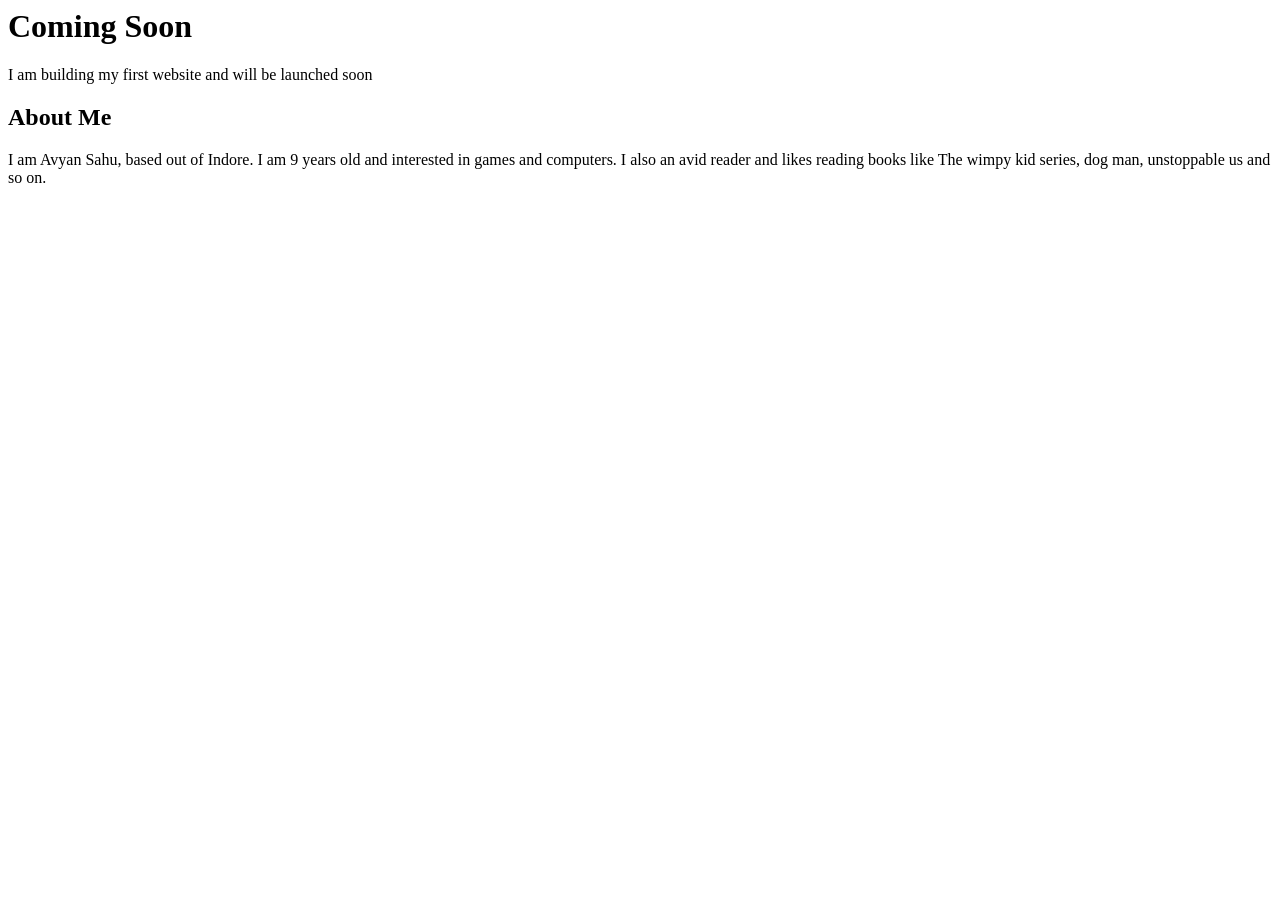
<file: index.html>
<html>

<head>
</head>
<body>
<h1>Coming Soon</h1>
<p>I am building my first website and will be launched soon</p>

<h2>About Me</h2>
<p>I am Avyan Sahu, based out of Indore. I am 9 years old and interested in games and computers. I also an avid reader and likes reading books like The wimpy kid series, dog man, unstoppable us and so on. </p>
</body>
</html>
</file>
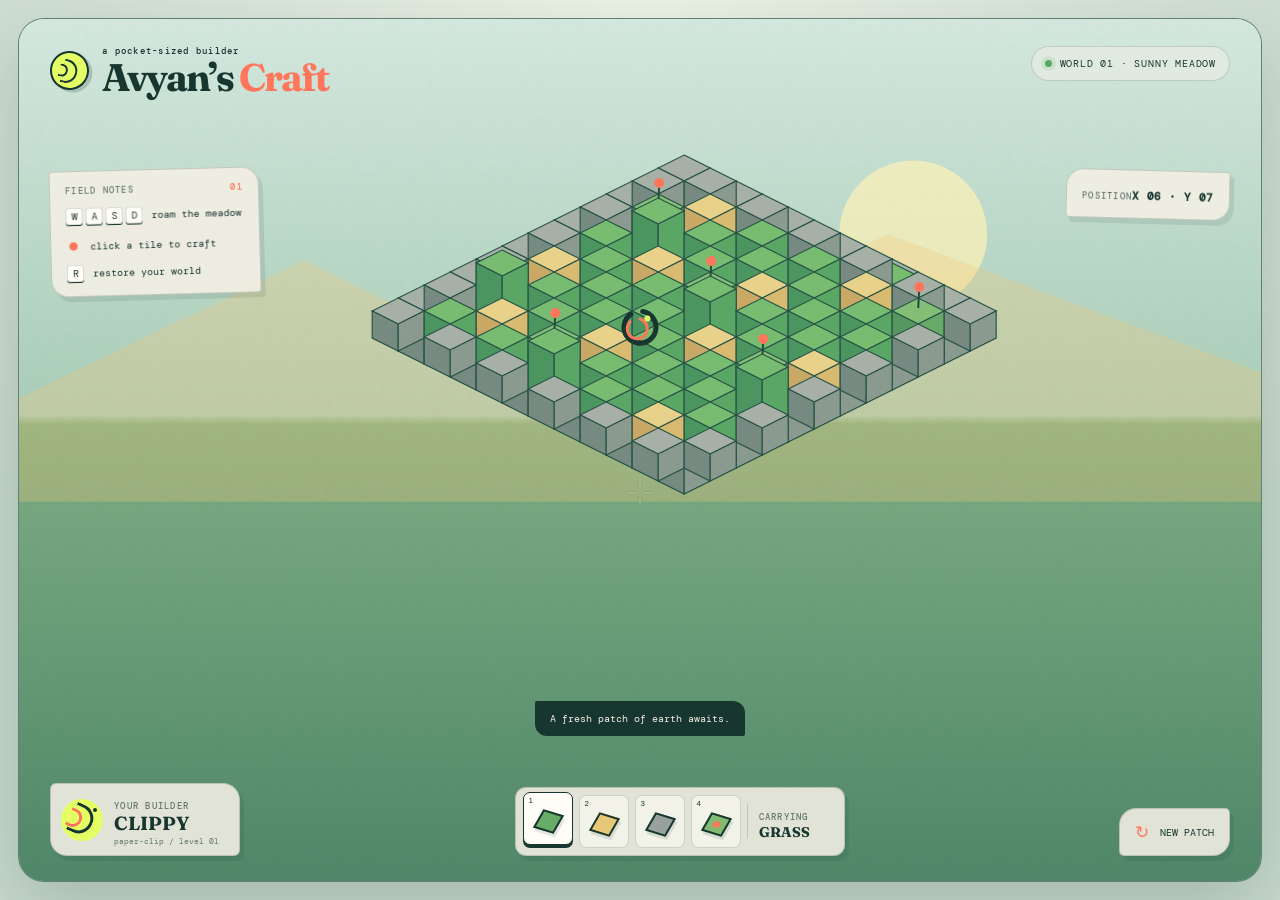
<file: game.html>
<!doctype html>
<html lang="en">
  <head>
    <meta charset="UTF-8" />
    <meta name="viewport" content="width=device-width, initial-scale=1.0" />
    <title>Avyan's Craft — pocket voxel world</title>
    <link rel="stylesheet" href="styles.css" />
  </head>
  <body>
    <main class="game-shell">
      <section class="game-stage" aria-label="Avyan's Craft game">
        <canvas id="gameCanvas" aria-label="Playable voxel world"></canvas>

        <div class="topbar">
          <div class="brand-lockup">
            <div class="brand-mark" aria-hidden="true"><span></span><span></span></div>
            <div>
              <p class="eyebrow">a pocket-sized builder</p>
              <h1>Avyan’s <em>Craft</em></h1>
            </div>
          </div>
          <div class="world-status"><span class="status-dot"></span><span id="statusText">WORLD 01 · SUNNY MEADOW</span></div>
        </div>

        <div class="crosshair" aria-hidden="true"><i></i><i></i><i></i><i></i></div>

        <aside class="how-to panel">
          <div class="panel-label">FIELD NOTES <span>01</span></div>
          <p><kbd>W</kbd><kbd>A</kbd><kbd>S</kbd><kbd>D</kbd> roam the meadow</p>
          <p><span class="mouse-icon">●</span> click a tile to craft</p>
          <p><kbd>R</kbd> restore your world</p>
        </aside>

        <div class="coords panel"><span class="panel-label">POSITION</span><strong id="coords">X 00 · Y 00</strong></div>

        <div class="toast" id="toast" role="status">A fresh patch of earth awaits.</div>

        <div class="bottom-hud">
          <div class="avatar-card panel">
            <div class="avatar-art" aria-label="Paper clip character illustration">
              <span class="clip-outer"></span><span class="clip-inner"></span><span class="clip-head"></span>
            </div>
            <div><span class="panel-label">YOUR BUILDER</span><strong>CLIPPY</strong><small>paper-clip / level 01</small></div>
          </div>

          <div class="hotbar panel" aria-label="Block palette">
            <button class="slot selected" data-block="grass" aria-label="Grass block"><span class="voxel grass"></span><small>1</small></button>
            <button class="slot" data-block="sand" aria-label="Sand block"><span class="voxel sand"></span><small>2</small></button>
            <button class="slot" data-block="stone" aria-label="Stone block"><span class="voxel stone"></span><small>3</small></button>
            <button class="slot" data-block="flower" aria-label="Flower block"><span class="voxel flower"><i></i></span><small>4</small></button>
            <div class="hotbar-caption"><span class="panel-label">CARRYING</span><strong id="selectedName">GRASS</strong></div>
          </div>

          <button class="reset-button panel" id="resetButton"><span>↻</span> NEW PATCH</button>
        </div>
      </section>
    </main>
    <script src="game.js"></script>
  </body>
</html>
</file>
<file: styles.css>
@import url('https://fonts.googleapis.com/css2?family=DM+Mono:wght@400;500&family=Fraunces:opsz,wght@9..144,600;900&display=swap');

:root { --ink: #17362f; --paper: #f5f0e5; --line: rgba(23,54,47,.17); --lime: #e4ff65; --coral: #ff765b; }
* { box-sizing: border-box; }
html, body { margin: 0; min-height: 100%; background: #d6e0d2; color: var(--ink); }
body { font-family: 'DM Mono', ui-monospace, monospace; overflow: hidden; }
.game-shell { min-height: 100vh; padding: 18px; display: grid; place-items: center; background: radial-gradient(circle at 50% 0%, #edf4e7 0, #c8d8cd 72%); }
.game-stage { position: relative; width: min(1500px, 100vw - 36px); height: min(900px, 100vh - 36px); min-height: 620px; overflow: hidden; border: 1px solid rgba(23,54,47,.45); border-radius: 26px; background: #9cbfaa; box-shadow: 0 24px 70px rgba(31, 59, 46, .2), 0 2px 0 rgba(255,255,255,.7) inset; isolation: isolate; }
#gameCanvas { position: absolute; inset: 0; width: 100%; height: 100%; cursor: crosshair; }
.game-stage::after { content:""; position: absolute; inset: 0; pointer-events: none; opacity: .12; mix-blend-mode: multiply; background-image: url("data:image/svg+xml,%3Csvg viewBox='0 0 160 160' xmlns='http://www.w3.org/2000/svg'%3E%3Cfilter id='n'%3E%3CfeTurbulence type='fractalNoise' baseFrequency='.8' numOctaves='3' stitchTiles='stitch'/%3E%3C/filter%3E%3Crect width='100%25' height='100%25' filter='url(%23n)' opacity='.28'/%3E%3C/svg%3E"); z-index: 2; }
.topbar, .bottom-hud, .how-to, .coords, .toast, .crosshair { position: absolute; z-index: 3; }
.topbar { top: 27px; left: 31px; right: 31px; display: flex; align-items: flex-start; justify-content: space-between; }
.brand-lockup { display: flex; gap: 13px; align-items: center; }
.brand-mark { width: 39px; height: 39px; border: 2px solid var(--ink); border-radius: 50%; position: relative; background: var(--lime); transform: rotate(-10deg); box-shadow: 3px 3px 0 rgba(23,54,47,.2); }
.brand-mark span:first-child { position:absolute; width: 15px; height: 24px; border: 2px solid var(--ink); border-left: 0; border-radius: 0 13px 13px 0; left: 10px; top: 7px; transform: rotate(24deg); }
.brand-mark span:last-child { position:absolute; width: 9px; height: 13px; border: 2px solid var(--ink); border-left: 0; border-radius: 0 8px 8px 0; left: 7px; top: 10px; transform: rotate(24deg); }
.eyebrow, .panel-label { margin: 0 0 3px; font-size: 9px; line-height: 1.2; letter-spacing: .14em; font-weight: 500; }
h1 { margin: 0; font-family: Fraunces, Georgia, serif; font-size: clamp(27px, 3vw, 43px); letter-spacing: -.055em; line-height: .92; }
h1 em { color: var(--coral); font-style: normal; }
.world-status { padding: 10px 13px; border: 1px solid var(--line); border-radius: 999px; background: rgba(245,240,229,.48); font-size: 10px; letter-spacing: .08em; backdrop-filter: blur(8px); }
.status-dot { display:inline-block; width: 7px; height: 7px; margin-right: 8px; border-radius:50%; background:#56a961; box-shadow:0 0 0 4px rgba(86,169,97,.14); }
.panel { background: rgba(245,240,229,.88); border: 1px solid rgba(23,54,47,.2); box-shadow: 4px 5px 0 rgba(23,54,47,.1); backdrop-filter: blur(12px); }
.how-to { left: 31px; top: 150px; padding: 14px 15px; width: 210px; border-radius: 4px 17px 4px 17px; transform: rotate(-1.5deg); }
.panel-label { color: rgba(23,54,47,.62); }
.panel-label span { float:right; color: var(--coral); }
.how-to p { margin: 11px 0 0; font-size: 10px; }
kbd { display: inline-grid; place-items: center; width: 17px; height: 17px; margin-right: 3px; font: 10px 'DM Mono'; border:1px solid var(--line); background:#fffdf6; border-radius:3px; box-shadow: 0 1px 0 var(--ink); }
.mouse-icon { color: var(--coral); font-size: 14px; margin: 0 7px 0 3px; }
.coords { right: 31px; top: 151px; padding: 13px 15px; min-width: 141px; border-radius: 17px 3px 17px 3px; transform: rotate(1.5deg); }
.coords strong { font-size: 11px; letter-spacing: .04em; }
.crosshair { left: 50%; top: 55%; width: 23px; height: 23px; transform: translate(-50%,-50%); opacity:.5; }
.crosshair i { position:absolute; background: var(--paper); box-shadow:0 0 2px var(--ink); }
.crosshair i:nth-child(1), .crosshair i:nth-child(3) { width: 7px; height: 1px; top: 11px; }.crosshair i:nth-child(1){left:0}.crosshair i:nth-child(3){right:0}.crosshair i:nth-child(2), .crosshair i:nth-child(4){height:7px;width:1px;left:11px}.crosshair i:nth-child(2){top:0}.crosshair i:nth-child(4){bottom:0}
.toast { left: 50%; bottom: 145px; transform: translateX(-50%) translateY(12px); padding: 11px 15px; background: var(--ink); color: var(--paper); border-radius: 2px 12px 2px 12px; font-size: 10px; opacity: 0; transition: .25s ease; pointer-events:none; }.toast.show { opacity:1; transform:translateX(-50%) translateY(0); }
.bottom-hud { bottom: 25px; left: 31px; right: 31px; display:flex; align-items:end; justify-content:space-between; gap: 20px; }
.avatar-card { display:flex; align-items:center; gap:11px; padding: 9px 17px 9px 10px; border-radius: 6px 17px 6px 17px; min-width: 190px; }
.avatar-card strong, .hotbar-caption strong { display:block; font-family: Fraunces, Georgia, serif; font-size: 19px; line-height: 1; }.avatar-card small { display:block; margin-top: 3px; font-size:8px; opacity:.62; }
.avatar-art { width:42px; height:42px; position:relative; background:var(--lime); border-radius:50%; overflow:hidden; }
.clip-outer { position:absolute; width:22px; height:30px; left:10px; top:6px; border:3px solid var(--ink); border-left:0; border-radius:0 15px 15px 0; transform:rotate(24deg); }.clip-inner { position:absolute; width:14px; height:19px; left:7px; top:10px; border:3px solid var(--coral); border-left:0; border-radius:0 10px 10px 0; transform:rotate(24deg); }.clip-head { position:absolute; width:4px; height:4px; right:6px; top:9px; background:var(--ink); border-radius:50%; }
.hotbar { display:flex; align-items:center; gap:6px; padding: 7px; border-radius: 11px; }.slot { width:50px; height:53px; border:1px solid var(--line); background:rgba(255,253,246,.55); border-radius:7px; position:relative; cursor:pointer; transition:.18s; color:var(--ink); }.slot:hover, .slot.selected { border-color:var(--ink); background:#fffdf6; transform:translateY(-3px); box-shadow:0 3px 0 var(--ink); }.slot small { position:absolute; top:3px; left:5px; font-size:8px; }.voxel { position:absolute; width:21px; height:21px; left:14px; top:18px; border:2px solid var(--ink); transform:rotate(30deg) skewY(-13deg); box-shadow: 3px 3px 0 rgba(23,54,47,.12); }.voxel.grass{background:#67ad68}.voxel.sand{background:#e7c878}.voxel.stone{background:#98a19c}.voxel.flower{background:#83ba72}.voxel.flower i{position:absolute;width:7px;height:7px;background:var(--coral);border-radius:50%;left:5px;top:5px}.hotbar-caption { padding: 0 13px 0 11px; min-width: 90px; border-left: 1px solid var(--line); }.hotbar-caption strong { font-size:14px; }.reset-button { color:var(--ink); padding: 12px 15px; border-radius: 17px 5px 17px 5px; font: 10px 'DM Mono'; cursor:pointer; }.reset-button span { color:var(--coral); font-size:17px; vertical-align:-2px; margin-right:5px; }.reset-button:hover { background:var(--lime); transform:rotate(-2deg); }
@media (max-width: 760px) { .game-shell{padding:0}.game-stage{width:100vw;height:100vh;min-height:560px;border-radius:0}.topbar{left:18px;right:18px}.how-to{left:18px;top:125px;width:175px}.coords{right:18px;top:125px;min-width:119px}.bottom-hud{left:12px;right:12px;bottom:13px;gap:7px}.avatar-card{min-width:0;padding-right:10px}.avatar-card small{display:none}.avatar-card strong{font-size:15px}.hotbar{gap:2px;padding:5px}.slot{width:39px;height:45px}.voxel{left:10px;top:15px}.hotbar-caption{display:none}.reset-button{font-size:0;padding:9px 11px}.reset-button span{font-size:20px;margin:0}.world-status{font-size:0;padding:10px}.world-status .status-dot{margin:0}.toast{bottom:110px} }
</file>
